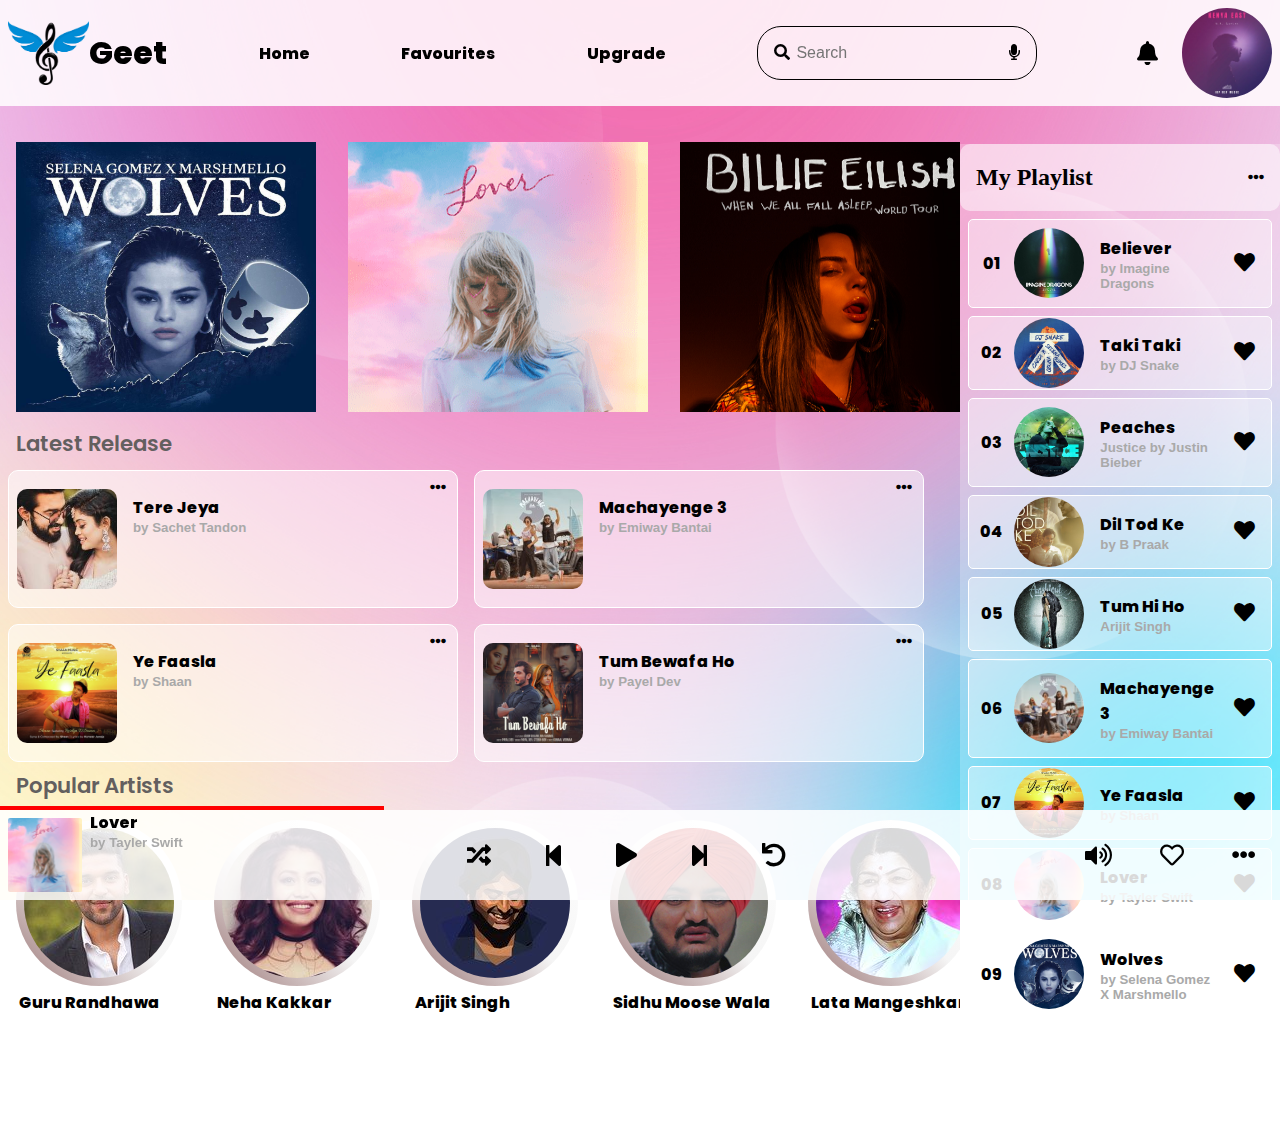
<file: index.html>
<html>
    <head>
        <title>Music Player</title>
        <meta charset="UTF-8">
        <meta name="author" content="Gursimrat Singh Rai">
        <meta name="viewport" content="width=device-width, initial-scale=1.0">
        <link rel="stylesheet" href="https://use.fontawesome.com/releases/v5.5.0/css/all.css" integrity="sha38-B4dIYHKNBc12p+WXckhzcICo0wJAoUBYZTY5qE0Id1GSseTk65+L38lXeVIU" crossorigin="ananymous">
        <link rel="stylesheet" href="https://fonts.googleapis.com/css?family=Poppins:200,300,400,500,600,700,800,900&display=swap|Pacifico">
        <link rel="stylesheet" href="index.css" >
    </head>
    <body>

        <!-- TOP NAVIGATION BAR -->
        <nav>
            <div id="logo-container">
                <div id="logo" >
                    <img src="./images/logo.png" alt="Logo">
                </div>
                <div id="title-name">
                    <h4>Geet</h4>
                </div>
            </div>
        
            <div class="nav-link hide">
                <h4> Home </h4>
            </div>

            <div class="nav-link hide">
                <h4> Favourites</h4>
            </div>
            
            <div class="nav-link hide">
                <h4> Upgrade </h4>
            </div>

            <div id="search"> 
                <i class="fas fa-search"></i>
                <input type="text" name="search" placeholder="Search">
                <i class="fas fa-microphone"></i>
            </div>
           
            <div id="user-container">
                <div id="bell" class="hide">
                    <i class="fas fa-bell"></i>
                </div>

                <div id="user-profile-icon">
                    <img  src="./images/image.jpg" alt="User Profile Image">
                </div>
            </div>
            <div id="menu-icon">
                <i class="fas fa-bars"></i>
            </div>
        </nav>

        <!-- Outermost container which divides into two parts i.e. main and aside -->
        <div id="content-container">
            
            <!-- Main container contains albums,latest,station etc. -->
            <div id="main-container">
                
                <!-- Latest Release Albums -->
                <section id="new-release-albums">
                   <div class="new-albums">
                       <img class="" src="./images/albums/selena-gomez-marshmello(wolves).jpg" alt="album cover">
                   </div>

                   <div class="new-albums">
                       <img  src="./images/albums/lover(tayler swift).png" alt="album cover">
                   </div>

                    <div class="new-albums">
                        <img src="./images/albums/BillieEilish(when we all fall asleep).jpg" alt="album cover">
                    </div> 
                </section>

                <!-- Latest Release Songs -->
                <header id="latest-song-title">
                    Latest Release
                </header>
                
                <section id="latest-songs">
                    
                        <div class='latest-song'>
                            <div class='latest-image'>
                                <img src="./images/latest/Tere-Jeya-Hor-Disda-X-Meera-Ke-Prabhu.jpg" alt="Song Cover">
                                <i class="far fa-play-circle"></i>
                            </div>
                            <div class='latest-name'>
                                <h4>Tere Jeya</h4>
                                <h5>by Sachet Tandon</h5>
                            </div>
                            <div class='dropdown '>
                               
                                <div class="dropbtn">
                                    <i class="fas fa-ellipsis-h"></i>
                                </div>

                                <div class="ls-dropdown">
                                    <a href=""><i class="fas fa-play"></i>Play Now</a>
                                    <a href=""><i class="fas fa-plus"></i>Add to the queue</a>
                                    <a href=""><i class="fas fa-file-medical"></i>Add To Favourites</a>
                                    <a href=""><i class="fas fa-info-circle"></i>Get Info</a>
                                </div>
                            </div>
                        </div>

                        <div class='latest-song'>
                            <div class="latest-image">
                                <img  src="./images/latest/Machayenge-3.jpg" alt="Song Cover">
                                <i class="far fa-play-circle"></i>
                            </div>
                            <div class='latest-name'>
                                <h4>Machayenge 3</h4>
                                <h5>by Emiway Bantai </h5>
                            </div>
                            <div class='dropdown '>
                               
                                <div class="dropbtn">
                                    <i class="fas fa-ellipsis-h"></i>
                                </div>

                                <div class="ls-dropdown">
                                    <a href=""><i class="fas fa-play"></i>Play Now</a>
                                    <a href=""><i class="fas fa-plus"></i>Add to the queue</a>
                                    <a href=""><i class="fas fa-file-medical"></i>Add To Favourites</a>
                                    <a href=""><i class="fas fa-info-circle"></i>Get Info</a>
                                </div>
                            </div>
                        </div>
                        
                        <div class='latest-song '>
                            <div class="latest-image">
                                <img src="./images/latest/Ye-Faasla.jpg" alt="Song Cover">
                                <i class="far fa-play-circle"></i>
                            </div>
                            <div class='latest-name'>
                                <h4>Ye Faasla</h4>
                                <h5>by Shaan</h5>
                            </div>
                            <div class='dropdown '>
                               
                                <div class="dropbtn">
                                    <i class="fas fa-ellipsis-h"></i>
                                </div>

                                <div class="ls-dropdown">
                                    <a href=""><i class="fas fa-play"></i>Play Now</a>
                                    <a href=""><i class="fas fa-plus"></i>Add to the queue</a>
                                    <a href=""><i class="fas fa-file-medical"></i>Add To Favourites</a>
                                    <a href=""><i class="fas fa-info-circle"></i>Get Info</a>
                                </div>
                            </div>
                        </div> 
                        
                        <div class='latest-song '>
                            <div class="latest-image">
                                <img src="./images/latest/Tum-Bewafa-Ho.jpg" alt="Song Cover">
                                <i class="far fa-play-circle"></i>
                            </div>
                            <div class='latest-name'>
                                <h4>Tum Bewafa Ho</h4>
                                <h5>by Payel Dev </h5>
                            </div>
                            <div class='dropdown '>
                               
                                <div class="dropbtn">
                                    <i class="fas fa-ellipsis-h"></i>
                                </div>

                                <div class="ls-dropdown">
                                    <a href=""><i class="fas fa-play"></i>Play Now</a>
                                    <a href=""><i class="fas fa-plus"></i>Add to the queue</a>
                                    <a href=""><i class="fas fa-file-medical"></i>Add To Favourites</a>
                                    <a href=""><i class="fas fa-info-circle"></i>Get Info</a>
                                </div>
                            </div>
                        </div>

                </section>

                <!-- Popular Artists -->
                <header>
                    Popular Artists
                </header>

                <section id="popular-artists-container">

                    <div class=" artist">
                        <div class="artist-image">
                           <img src="./images/artists/guru_randhawa.jpg" alt="Artist Picture">
                           <i class="fas fa-play"></i>
                        </div>
                        <div class="artist-name">
                             <h4> Guru Randhawa </h4>
                        </div>

                    </div>

                    <div class="artist ">
                        <div class="artist-image">
                           <img src="./images/artists/Neha_Kakkar.jpg" alt="Artist Picture">
                           <i class="fas fa-play"></i>
                        </div>
                        <div class="artist-name">
                                <h4>Neha Kakkar</h4>
                        </div>

                    </div>

                    <div class="artist">
                        <div class="artist-image">
                           <img src="./images/artists/Arijit_Singh.jpg" alt="Artist Picture">
                           <i class="fas fa-play"></i>
                        </div>
                        <div class="artist-name">
                            <h4>Arijit Singh</h4>
                        </div>

                    </div>

                    <div class="artist">
                        <div class="artist-image">
                           <img src="./images/artists/Sidhu_Moose_Wala.jpg" alt="Artist Picture">
                           <i class="fas fa-play"></i>
                        </div>
                        <div class="artist-name">
                           <h4>Sidhu Moose Wala</h4> 
                        </div>

                    </div>

                    <div class="artist">
                        <div class="artist-image">
                           <img src="./images/artists/Lata_Mangeshkar.jpg" alt="Artist Picture">
                           <i class="fas fa-play"></i>
                        </div>
                        <div class="artist-name">
                            <h4>Lata Mangeshkar</h4>
                        </div>

                    </div>

                </section>

                <!-- Various Stations/Radio Channels -->
                <header>
                    Stations
                </header>

                <section id='stations'>
                     <div id='stations-logo'>
                          <img class="" src="./images/station.png" alt="Station Category Icon">
                     </div>

                     <div class="station">
                        <img  src="./images/stations/Workout.jpg" alt="Station Category Name">
                        <i class="fas fa-play"></i>
                     </div>

                     <div class="station">
                        <img src="./images/stations/It'sAParty.jpg" alt="Station Category Name">
                        <i class="fas fa-play"></i>
                     </div>

                     <div class="station">
                        <img src="./images/stations/JaiShriKrishna.jpg" alt="Station Category Name">
                        <i class="fas fa-play"></i>
                     </div>

                     <div class="station">
                        <img src="./images/stations/FeelingSad.jpg" alt="Station Category Name">
                        <i class="fas fa-play"></i>
                     </div>

                </section>

                <!-- Different Category -->
                <section id="category-container">

                    <div class="category">
                        <img src="./images/category/party.jpg" alt=" Category Name">
                        <h3>
                              Party
                        </h3>
                    </div>

                    <div class="category">
                        <img src="./images/category/electronic.jfif" alt=" Category Name">
                        <h3>
                              Electronic
                        </h3>
                    </div>

                    <div class="category">
                        <img src="./images/category/roadtrip.jpg" alt=" Category Name">
                        <h3>
                              Road Trip
                        </h3>
                    </div>


                </section>

                <!-- Latest Release English Songs -->
                <header>
                    Latest English
                </header>

                <section id="english-songs">

                    <div class="english-song">

                        <div class="english-image">
                            <img src="./images/english/Justice.jpg" alt="Song Cover">
        
                            <i class="fas fa-play"></i>
                        </div>

                        <div>
                            <h4>Justice</h4>
                            <h5>by Justin Bieber</h5>    
                        </div>
                    
                    </div>

                    <div class="english-song">

                        <div class="english-image">
                            <img src="./images/english/Faded.jpg" alt="Song Cover">
                            <i class="fas fa-play"></i>
                        </div>

                        <div>
                            <h4>Faded</h4>
                            <h5>by Alan Walker</h5>    
                        </div>

                            
                    </div>

                    <div class="english-song">

                        <div class="english-image">
                            <img src="./images/english/Memories.jpg" alt="Song Cover">
        
                            <i class="fas fa-play"></i>
                        </div>
                        <div>
                            <h4>Memories</h4>
                            <h5>by Maroon 5</h5>
                        </div>

                    </div>

                    <div class="english-song ">

                        <div class='english-image'>
                            <img src="./images/english/Taki-Taki.jpg" alt="Song Cover">
        
                            <i class="fas fa-play"></i>
                        </div>
                        <div>
                            <h4>Taki Taki</h4>
                            <h5>by DJ Snake</h5>
                        </div>

                    </div>

                    <div class="english-song">

                        <div class='english-image'>
                            <img src="./images/english/Evolve.jpg" alt="Song Cover">
        
                            <i class="fas fa-play"></i>
                        </div>
                        <div>
                            <h4>Believer</h4>
                            <h5>by Imagine Dragons</h5>
                        </div>

                    </div>
        
                </section>

                <!-- Latest Release Hindi Songs -->
                <header>
                    Latest Hindi
                </header>

                <section id="hindi-songs">

                    <div class="hindi-song">

                        <div class='hindi-image'>
                            <img src="./images/hindi/Tera-Suit.jpg" alt="Song Cover">
        
                            <i class="fas fa-play"></i>
                        </div>
                        <div>
                            <h4>Tera Suit</h4>
                            <h5> by Tony Kakkar</h5>
                        </div>

                    </div>

                    <div class="hindi-song">

                        <div class='hindi-image'>
                            <img src="./images/hindi/Mazaa.jpg" alt="Song Cover">
        
                            <i class="fas fa-play"></i>
                        </div>
                        <div>
                            <h4>Mazaa</h4>
                            <h5> by B Praak</h5>
                        </div>

                    </div>
                    
                    <div class="hindi-song">

                        <div class='hindi-image'>
                            <img src="./images/hindi/Aashiqui-2.jpg" alt="Song Cover">
        
                            <i class="fas fa-play"></i>
                        </div>
                        <div>
                            <h4>Tum Hi Ho</h4>
                            <h5> by Arijit Singh</h5>
                        </div>

                    </div>

                    <div class="hindi-song mh-1r">

                        <div class='hindi-image'>
                            <img src="./images/hindi/Genda-Phool.jpg" alt="Song Cover">
        
                            <i class="fas fa-play"></i>
                        </div>
                        <div>
                            <h4>Genda Phool</h4>
                            <h5>by Badshah </h5>
                        </div>

                    </div>

                    <div class="hindi-song">

                        <div class='hindi-image'>
                            <img src="./images/hindi/Dil-Tod-Ke.jpg" alt="Song Cover">
        
                            <i class="fas fa-play"></i>
                        </div>
                        <div>
                            <h4>Dil Tod Ke</h4>
                            <h5>by B Praak</h5>
                        </div>

                    </div>
        
                </section>
        
            </div>
            
            <!-- Aside Section for Playlist/Favourites -->
            <aside>
                <div id='aside-nav'>
                    <div id='aside-title'>
                        <h2>My Playlist</h2>
                    </div>
                    <div class='dropdown '>
                        <div class="dropbtn">
                            <i class="fas fa-ellipsis-h"></i></label>
                        </div>
                         <div class="ls-dropdown">
                            <a href="">My Playlist</a>
                            <a href="">Favourites</a>
                        </div>
                    </div>
                </div>

                <div class='list'>
        
                    <div class='serial'>
                        <h4>
                            01
                        </h4>
                    </div>

                    <div class="list-image">
                        <img  src="./images/english/Evolve.jpg" alt="Song Cover">
                        <i class="far fa-play-circle"></i>
                    </div>
                    
                    <div class="list-name">
                        <h4>Believer</h4>
                        <h5>by Imagine Dragons</h5>
                    </div>
    
                    <div class=".list-icon">
                        <i class="fas fa-heart"></i>
                    </div>
    
                </div>

                <div class='list'>
        
                    <div class='serial'>
                        <h4>
                            02
                        </h4>
                    </div>

                    <div class="list-image">
                        <img  src="./images/english/Taki-Taki.jpg" alt="Song Cover">
                        <i class="far fa-play-circle"></i>
                    </div>
                    
                    <div class="list-name">
                        <h4>Taki Taki</h4>
                        <h5>by DJ Snake</h5>
                    </div>
    
                    <div class="list-icon">
                        <i class="fas fa-heart"></i>
                    </div>
    
                </div>
                
                <div class='list'>
        
                    <div class='serial'>
                        <h4>
                            03
                        </h4>
                    </div>

                    <div class="list-image">
                        <img src="./images/english/Justice.jpg" alt="Song Cover">
                        <i class="far fa-play-circle"></i>
                    </div>
                    
                    <div class="list-name">
                        <h4>Peaches</h4>
                        <h5>Justice by Justin Bieber</h5>
                    </div>
    
                    <div class="list-icon">
                        <i class="fas fa-heart"></i>
                    </div>
    
                </div>
                
                <div class='list'>
        
                    <div class='serial'>
                        <h4>
                            04
                        </h4>
                    </div>

                    <div class="list-image">
                        <img src="./images/hindi/Dil-Tod-Ke.jpg" alt="Song Cover">
                        <i class="far fa-play-circle"></i>
                    </div>
                    
                    <div class="list-name">
                        <h4>Dil Tod Ke</h4>
                        <h5>by B Praak</h5>
                    </div>
    
                    <div class=" list-icon">
                        <i class="fas fa-heart"></i>
                    </div>
    
                </div>
                
                <div class='list'>
        
                    <div class='serial'>
                        <h4>
                            05
                        </h4>
                    </div>

                    <div class="list-image">
                        <img src="./images/hindi/Aashiqui-2.jpg" alt="Song Cover">
                        <i class="far fa-play-circle"></i>
                    </div>
                    
                    <div class="list-name">
                        <h4>Tum Hi Ho</h4>
                        <h5>Arijit Singh</h5>
                    </div>
    
                    <div class="list-icon">
                        <i class="fas fa-heart"></i>
                    </div>
    
                </div>
                
                <div class='list'>
        
                    <div class='serial'>
                        <h4>
                            06
                        </h4>
                    </div>

                    <div class="list-image">
                        <img src="./images/latest/Machayenge-3.jpg" alt="Song Cover">
                        <i class="far fa-play-circle"></i>
                    </div>
                    
                    <div class="list-name">
                        <h4>Machayenge 3</h4>
                        <h5>by Emiway Bantai</h5>
                    </div>
    
                    <div class="list-icon">
                        <i class="fas fa-heart"></i>
                    </div>
    
                </div>
                
                <div class='list'>
        
                    <div class='serial'>
                        <h4>
                            07
                        </h4>
                    </div>

                    <div class="list-image">
                        <img src="./images/latest/Ye-Faasla.jpg" alt="Song Cover">
                        <i class="far fa-play-circle"></i>
                    </div>
                    
                    <div class="list-name">
                        <h4>Ye Faasla</h4>
                        <h5>by Shaan</h5>
                    </div>
    
                    <div class="list-icon">
                        <i class="fas fa-heart"></i>
                    </div>
    
                </div>
                
                <div class='list'>
        
                    <div class='serial'>
                        <h4>
                            08
                        </h4>
                    </div>

                    <div class="list-image">
                        <img src="./images/albums/lover(tayler swift).png" alt="Song Cover">
                        <i class="far fa-play-circle"></i>
                    </div>
                    
                    <div class="list-name">
                        <h4>Lover</h4>
                        <h5>by Tayler Swift</h5>
                    </div>
    
                    <div class="list-icon">
                        <i class="fas fa-heart"></i>
                    </div>
    
                </div>
                
                <div class='list'>
        
                    <div class='serial'>
                        <h4>
                            09
                        </h4>
                    </div>

                    <div class="list-image">
                        <img src="./images/albums/selena-gomez-marshmello(wolves).jpg" alt="Song Cover">
                        <i class="far fa-play-circle"></i>
                    </div>
                    
                    <div class="list-name">
                        <h4>Wolves</h4>
                        <h5>by Selena Gomez X Marshmello</h5>
                    </div>
    
                    <div class="heart-icon">
                        <i class="fas fa-heart"></i>
                    </div>
    
                </div>

            </aside>

        </div>

        <!-- Bottom Music Player Container -->

        <footer id='play-container'>

            <div id="bar"></div>

             <div id='play-image-container'>
                <div id='play-image'>
                    <div >
                        <img src="./images/albums/lover(tayler swift).png" alt="Song Cover">
                    </div>
                    <div id='play-name'>
                        <h4>Lover</h4>
                        <h5>by Tayler Swift</h5>
                    </div>
                </div>

                <div id='play-icon'>
                    <i class="fas fa-random hide"></i>
                    <i class="fas fa-step-backward hide"></i>
                    <i class="fas fa-play"></i>
                    <i class="fas fa-step-forward hide"></i>
                    <i class="fas fa-undo hide"></i>
                </div>
                <div id='sound-icon' class='hide'>
                    <i class="fas fa-volume-up"></i>
                    <i class="far fa-heart "></i>
                    <i class="fas fa-ellipsis-h"></i>
                </div>
            
            </div>
        </footer>
        
    </body>
</html>
</file>
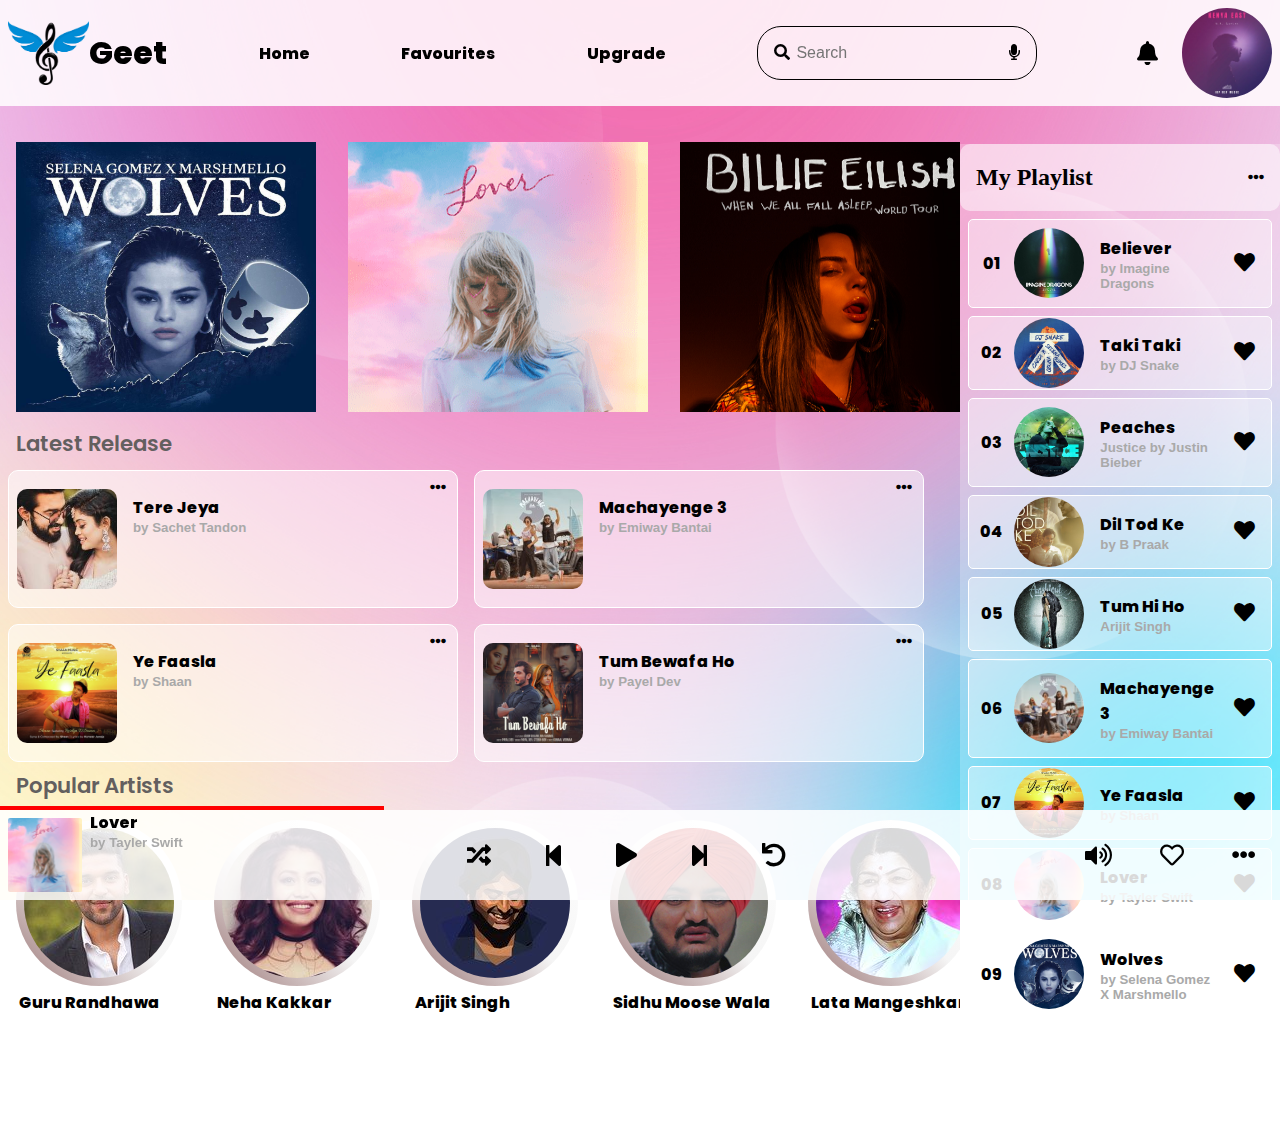
<file: home/home.html>
<html>
    <head>
        <title>Music Player</title>
        <meta charset="UTF-8">
        <meta name="author" content="Gursimrat Singh Rai">
        <meta name="viewport" content="width=device-width, initial-scale=1.0">
        <link rel="stylesheet" href="https://use.fontawesome.com/releases/v5.5.0/css/all.css" integrity="sha38-B4dIYHKNBc12p+WXckhzcICo0wJAoUBYZTY5qE0Id1GSseTk65+L38lXeVIU" crossorigin="ananymous">
        <link rel="stylesheet" href="https://fonts.googleapis.com/css?family=Poppins:200,300,400,500,600,700,800,900&display=swap|Pacifico">
        <link rel="stylesheet" href="home.css" >
    </head>
    <body>

        <!-- TOP NAVIGATION BAR -->
        <nav>
            <div id="logo-container">
                <div id="logo" >
                    <img src="../logo.png" alt="Logo">
                </div>
                <div id="title-name">
                    <h4>Geet</h4>
                </div>
            </div>
        
            <div class="nav-link hide">
                <h4> Home </h4>
            </div>

            <div class="nav-link hide">
                <h4> Favourites</h4>
            </div>
            
            <div class="nav-link hide">
                <h4> Upgrade </h4>
            </div>

            <div id="search"> 
                <i class="fas fa-search"></i>
                <input type="text" name="search" placeholder="Search">
                <i class="fas fa-microphone"></i>
            </div>
           
            <div id="user-container">
                <div id="bell" class="hide">
                    <i class="fas fa-bell"></i>
                </div>

                <div id="user-profile-icon">
                    <img  src="../image.jpg" alt="User Profile Image">
                </div>
            </div>
            <div id="menu-icon">
                <i class="fas fa-bars"></i>
            </div>
        </nav>

        <!-- Outermost container which divides into two parts i.e. main and aside -->
        <div id="content-container">
            
            <!-- Main container contains albums,latest,station etc. -->
            <div id="main-container">
                
                <!-- Latest Release Albums -->
                <section id="new-release-albums">
                   <div class="new-albums">
                       <img class="" src="../images/albums/selena-gomez-marshmello(wolves).jpg" alt="album cover">
                   </div>

                   <div class="new-albums">
                       <img  src="../images/albums/lover(tayler swift).png" alt="album cover">
                   </div>

                    <div class="new-albums">
                        <img src="../images/albums/BillieEilish(when we all fall asleep).jpg" alt="album cover">
                    </div> 
                </section>

                <!-- Latest Release Songs -->
                <header id="latest-song-title">
                    Latest Release
                </header>
                
                <section id="latest-songs">
                    
                        <div class='latest-song'>
                            <div class='latest-image'>
                                <img src="../images/latest/Tere-Jeya-Hor-Disda-X-Meera-Ke-Prabhu.jpg" alt="Song Cover">
                                <i class="far fa-play-circle"></i>
                            </div>
                            <div class='latest-name'>
                                <h4>Tere Jeya</h4>
                                <h5>by Sachet Tandon</h5>
                            </div>
                            <div class='dropdown '>
                               
                                <div class="dropbtn">
                                    <i class="fas fa-ellipsis-h"></i>
                                </div>

                                <div class="ls-dropdown">
                                    <a href=""><i class="fas fa-play"></i>Play Now</a>
                                    <a href=""><i class="fas fa-plus"></i>Add to the queue</a>
                                    <a href=""><i class="fas fa-file-medical"></i>Add To Favourites</a>
                                    <a href=""><i class="fas fa-info-circle"></i>Get Info</a>
                                </div>
                            </div>
                        </div>

                        <div class='latest-song'>
                            <div class="latest-image">
                                <img  src="../images/latest/Machayenge-3.jpg" alt="Song Cover">
                                <i class="far fa-play-circle"></i>
                            </div>
                            <div class='latest-name'>
                                <h4>Machayenge 3</h4>
                                <h5>by Emiway Bantai </h5>
                            </div>
                            <div class='dropdown '>
                               
                                <div class="dropbtn">
                                    <i class="fas fa-ellipsis-h"></i>
                                </div>

                                <div class="ls-dropdown">
                                    <a href=""><i class="fas fa-play"></i>Play Now</a>
                                    <a href=""><i class="fas fa-plus"></i>Add to the queue</a>
                                    <a href=""><i class="fas fa-file-medical"></i>Add To Favourites</a>
                                    <a href=""><i class="fas fa-info-circle"></i>Get Info</a>
                                </div>
                            </div>
                        </div>
                        
                        <div class='latest-song '>
                            <div class="latest-image">
                                <img src="../images/latest/Ye-Faasla.jpg" alt="Song Cover">
                                <i class="far fa-play-circle"></i>
                            </div>
                            <div class='latest-name'>
                                <h4>Ye Faasla</h4>
                                <h5>by Shaan</h5>
                            </div>
                            <div class='dropdown '>
                               
                                <div class="dropbtn">
                                    <i class="fas fa-ellipsis-h"></i>
                                </div>

                                <div class="ls-dropdown">
                                    <a href=""><i class="fas fa-play"></i>Play Now</a>
                                    <a href=""><i class="fas fa-plus"></i>Add to the queue</a>
                                    <a href=""><i class="fas fa-file-medical"></i>Add To Favourites</a>
                                    <a href=""><i class="fas fa-info-circle"></i>Get Info</a>
                                </div>
                            </div>
                        </div> 
                        
                        <div class='latest-song '>
                            <div class="latest-image">
                                <img src="../images/latest/Tum-Bewafa-Ho.jpg" alt="Song Cover">
                                <i class="far fa-play-circle"></i>
                            </div>
                            <div class='latest-name'>
                                <h4>Tum Bewafa Ho</h4>
                                <h5>by Payel Dev </h5>
                            </div>
                            <div class='dropdown '>
                               
                                <div class="dropbtn">
                                    <i class="fas fa-ellipsis-h"></i>
                                </div>

                                <div class="ls-dropdown">
                                    <a href=""><i class="fas fa-play"></i>Play Now</a>
                                    <a href=""><i class="fas fa-plus"></i>Add to the queue</a>
                                    <a href=""><i class="fas fa-file-medical"></i>Add To Favourites</a>
                                    <a href=""><i class="fas fa-info-circle"></i>Get Info</a>
                                </div>
                            </div>
                        </div>

                </section>

                <!-- Popular Artists -->
                <header>
                    Popular Artists
                </header>

                <section id="popular-artists-container">

                    <div class=" artist">
                        <div class="artist-image">
                           <img src="../images/artists/guru_randhawa.jpg" alt="Artist Picture">
                           <i class="fas fa-play"></i>
                        </div>
                        <div class="artist-name">
                             <h4> Guru Randhawa </h4>
                        </div>

                    </div>

                    <div class="artist ">
                        <div class="artist-image">
                           <img src="../images/artists/Neha_Kakkar.jpg" alt="Artist Picture">
                           <i class="fas fa-play"></i>
                        </div>
                        <div class="artist-name">
                                <h4>Neha Kakkar</h4>
                        </div>

                    </div>

                    <div class="artist">
                        <div class="artist-image">
                           <img src="../images/artists/Arijit_Singh.jpg" alt="Artist Picture">
                           <i class="fas fa-play"></i>
                        </div>
                        <div class="artist-name">
                            <h4>Arijit Singh</h4>
                        </div>

                    </div>

                    <div class="artist">
                        <div class="artist-image">
                           <img src="../images/artists/Sidhu_Moose_Wala.jpg" alt="Artist Picture">
                           <i class="fas fa-play"></i>
                        </div>
                        <div class="artist-name">
                           <h4>Sidhu Moose Wala</h4> 
                        </div>

                    </div>

                    <div class="artist">
                        <div class="artist-image">
                           <img src="../images/artists/Lata_Mangeshkar.jpg" alt="Artist Picture">
                           <i class="fas fa-play"></i>
                        </div>
                        <div class="artist-name">
                            <h4>Lata Mangeshkar</h4>
                        </div>

                    </div>

                </section>

                <!-- Various Stations/Radio Channels -->
                <header>
                    Stations
                </header>

                <section id='stations'>
                     <div id='stations-logo'>
                          <img class="" src="../station.png" alt="Station Category Icon">
                     </div>

                     <div class="station">
                        <img  src="../images/stations/Workout.jpg" alt="Station Category Name">
                        <i class="fas fa-play"></i>
                     </div>

                     <div class="station">
                        <img src="../images/stations/It'sAParty.jpg" alt="Station Category Name">
                        <i class="fas fa-play"></i>
                     </div>

                     <div class="station">
                        <img src="../images/stations/JaiShriKrishna.jpg" alt="Station Category Name">
                        <i class="fas fa-play"></i>
                     </div>

                     <div class="station">
                        <img src="../images/stations/FeelingSad.jpg" alt="Station Category Name">
                        <i class="fas fa-play"></i>
                     </div>

                </section>

                <!-- Different Category -->
                <section id="category-container">

                    <div class="category">
                        <img src="../images/category/party.jpg" alt=" Category Name">
                        <h3>
                              Party
                        </h3>
                    </div>

                    <div class="category">
                        <img src="../images/category/electronic.jfif" alt=" Category Name">
                        <h3>
                              Electronic
                        </h3>
                    </div>

                    <div class="category">
                        <img src="../images/category/roadtrip.jpg" alt=" Category Name">
                        <h3>
                              Road Trip
                        </h3>
                    </div>


                </section>

                <!-- Latest Release English Songs -->
                <header>
                    Latest English
                </header>

                <section id="english-songs">

                    <div class="english-song">

                        <div class="english-image">
                            <img src="../images/english/Justice.jpg" alt="Song Cover">
        
                            <i class="fas fa-play"></i>
                        </div>

                        <div>
                            <h4>Justice</h4>
                            <h5>by Justin Bieber</h5>    
                        </div>
                    
                    </div>

                    <div class="english-song">

                        <div class="english-image">
                            <img src="../images/english/Faded.jpg" alt="Song Cover">
                            <i class="fas fa-play"></i>
                        </div>

                        <div>
                            <h4>Faded</h4>
                            <h5>by Alan Walker</h5>    
                        </div>

                            
                    </div>

                    <div class="english-song">

                        <div class="english-image">
                            <img src="../images/english/Memories.jpg" alt="Song Cover">
        
                            <i class="fas fa-play"></i>
                        </div>
                        <div>
                            <h4>Memories</h4>
                            <h5>by Maroon 5</h5>
                        </div>

                    </div>

                    <div class="english-song ">

                        <div class='english-image'>
                            <img src="../images/english/Taki-Taki.jpg" alt="Song Cover">
        
                            <i class="fas fa-play"></i>
                        </div>
                        <div>
                            <h4>Taki Taki</h4>
                            <h5>by DJ Snake</h5>
                        </div>

                    </div>

                    <div class="english-song">

                        <div class='english-image'>
                            <img src="../images/english/Evolve.jpg" alt="Song Cover">
        
                            <i class="fas fa-play"></i>
                        </div>
                        <div>
                            <h4>Believer</h4>
                            <h5>by Imagine Dragons</h5>
                        </div>

                    </div>
        
                </section>

                <!-- Latest Release Hindi Songs -->
                <header>
                    Latest Hindi
                </header>

                <section id="hindi-songs">

                    <div class="hindi-song">

                        <div class='hindi-image'>
                            <img src="../images/hindi/Tera-Suit.jpg" alt="Song Cover">
        
                            <i class="fas fa-play"></i>
                        </div>
                        <div>
                            <h4>Tera Suit</h4>
                            <h5> by Tony Kakkar</h5>
                        </div>

                    </div>

                    <div class="hindi-song">

                        <div class='hindi-image'>
                            <img src="../images/hindi/Mazaa.jpg" alt="Song Cover">
        
                            <i class="fas fa-play"></i>
                        </div>
                        <div>
                            <h4>Mazaa</h4>
                            <h5> by B Praak</h5>
                        </div>

                    </div>
                    
                    <div class="hindi-song">

                        <div class='hindi-image'>
                            <img src="../images/hindi/Aashiqui-2.jpg" alt="Song Cover">
        
                            <i class="fas fa-play"></i>
                        </div>
                        <div>
                            <h4>Tum Hi Ho</h4>
                            <h5> by Arijit Singh</h5>
                        </div>

                    </div>

                    <div class="hindi-song mh-1r">

                        <div class='hindi-image'>
                            <img src="../images/hindi/Genda-Phool.jpg" alt="Song Cover">
        
                            <i class="fas fa-play"></i>
                        </div>
                        <div>
                            <h4>Genda Phool</h4>
                            <h5>by Badshah </h5>
                        </div>

                    </div>

                    <div class="hindi-song">

                        <div class='hindi-image'>
                            <img src="../images/hindi/Dil-Tod-Ke.jpg" alt="Song Cover">
        
                            <i class="fas fa-play"></i>
                        </div>
                        <div>
                            <h4>Dil Tod Ke</h4>
                            <h5>by B Praak</h5>
                        </div>

                    </div>
        
                </section>
        
            </div>
            
            <!-- Aside Section for Playlist/Favourites -->
            <aside>
                <div id='aside-nav'>
                    <div id='aside-title'>
                        <h2>My Playlist</h2>
                    </div>
                    <div class='dropdown '>
                        <div class="dropbtn">
                            <i class="fas fa-ellipsis-h"></i></label>
                        </div>
                         <div class="ls-dropdown">
                            <a href="">My Playlist</a>
                            <a href="">Favourites</a>
                        </div>
                    </div>
                </div>

                <div class='list'>
        
                    <div class='serial'>
                        <h4>
                            01
                        </h4>
                    </div>

                    <div class="list-image">
                        <img  src="../images/english/Evolve.jpg" alt="Song Cover">
                        <i class="far fa-play-circle"></i>
                    </div>
                    
                    <div class="list-name">
                        <h4>Believer</h4>
                        <h5>by Imagine Dragons</h5>
                    </div>
    
                    <div class=".list-icon">
                        <i class="fas fa-heart"></i>
                    </div>
    
                </div>

                <div class='list'>
        
                    <div class='serial'>
                        <h4>
                            02
                        </h4>
                    </div>

                    <div class="list-image">
                        <img  src="../images/english/Taki-Taki.jpg" alt="Song Cover">
                        <i class="far fa-play-circle"></i>
                    </div>
                    
                    <div class="list-name">
                        <h4>Taki Taki</h4>
                        <h5>by DJ Snake</h5>
                    </div>
    
                    <div class="list-icon">
                        <i class="fas fa-heart"></i>
                    </div>
    
                </div>
                
                <div class='list'>
        
                    <div class='serial'>
                        <h4>
                            03
                        </h4>
                    </div>

                    <div class="list-image">
                        <img src="../images/english/Justice.jpg" alt="Song Cover">
                        <i class="far fa-play-circle"></i>
                    </div>
                    
                    <div class="list-name">
                        <h4>Peaches</h4>
                        <h5>Justice by Justin Bieber</h5>
                    </div>
    
                    <div class="list-icon">
                        <i class="fas fa-heart"></i>
                    </div>
    
                </div>
                
                <div class='list'>
        
                    <div class='serial'>
                        <h4>
                            04
                        </h4>
                    </div>

                    <div class="list-image">
                        <img src="../images/hindi/Dil-Tod-Ke.jpg" alt="Song Cover">
                        <i class="far fa-play-circle"></i>
                    </div>
                    
                    <div class="list-name">
                        <h4>Dil Tod Ke</h4>
                        <h5>by B Praak</h5>
                    </div>
    
                    <div class=" list-icon">
                        <i class="fas fa-heart"></i>
                    </div>
    
                </div>
                
                <div class='list'>
        
                    <div class='serial'>
                        <h4>
                            05
                        </h4>
                    </div>

                    <div class="list-image">
                        <img src="../images/hindi/Aashiqui-2.jpg" alt="Song Cover">
                        <i class="far fa-play-circle"></i>
                    </div>
                    
                    <div class="list-name">
                        <h4>Tum Hi Ho</h4>
                        <h5>Arijit Singh</h5>
                    </div>
    
                    <div class="list-icon">
                        <i class="fas fa-heart"></i>
                    </div>
    
                </div>
                
                <div class='list'>
        
                    <div class='serial'>
                        <h4>
                            06
                        </h4>
                    </div>

                    <div class="list-image">
                        <img src="../images/latest/Machayenge-3.jpg" alt="Song Cover">
                        <i class="far fa-play-circle"></i>
                    </div>
                    
                    <div class="list-name">
                        <h4>Machayenge 3</h4>
                        <h5>by Emiway Bantai</h5>
                    </div>
    
                    <div class="list-icon">
                        <i class="fas fa-heart"></i>
                    </div>
    
                </div>
                
                <div class='list'>
        
                    <div class='serial'>
                        <h4>
                            07
                        </h4>
                    </div>

                    <div class="list-image">
                        <img src="../images/latest/Ye-Faasla.jpg" alt="Song Cover">
                        <i class="far fa-play-circle"></i>
                    </div>
                    
                    <div class="list-name">
                        <h4>Ye Faasla</h4>
                        <h5>by Shaan</h5>
                    </div>
    
                    <div class="list-icon">
                        <i class="fas fa-heart"></i>
                    </div>
    
                </div>
                
                <div class='list'>
        
                    <div class='serial'>
                        <h4>
                            08
                        </h4>
                    </div>

                    <div class="list-image">
                        <img src="../images/albums/lover(tayler swift).png" alt="Song Cover">
                        <i class="far fa-play-circle"></i>
                    </div>
                    
                    <div class="list-name">
                        <h4>Lover</h4>
                        <h5>by Tayler Swift</h5>
                    </div>
    
                    <div class="list-icon">
                        <i class="fas fa-heart"></i>
                    </div>
    
                </div>
                
                <div class='list'>
        
                    <div class='serial'>
                        <h4>
                            09
                        </h4>
                    </div>

                    <div class="list-image">
                        <img src="../images/albums/selena-gomez-marshmello(wolves).jpg" alt="Song Cover">
                        <i class="far fa-play-circle"></i>
                    </div>
                    
                    <div class="list-name">
                        <h4>Wolves</h4>
                        <h5>by Selena Gomez X Marshmello</h5>
                    </div>
    
                    <div class="heart-icon">
                        <i class="fas fa-heart"></i>
                    </div>
    
                </div>

            </aside>

        </div>

        <!-- Bottom Music Player Container -->

        <footer id='play-container'>

            <div id="bar"></div>

             <div id='play-image-container'>
                <div id='play-image'>
                    <div >
                        <img src="../images/albums/lover(tayler swift).png" alt="Song Cover">
                    </div>
                    <div id='play-name'>
                        <h4>Lover</h4>
                        <h5>by Tayler Swift</h5>
                    </div>
                </div>

                <div id='play-icon'>
                    <i class="fas fa-random hide"></i>
                    <i class="fas fa-step-backward hide"></i>
                    <i class="fas fa-play"></i>
                    <i class="fas fa-step-forward hide"></i>
                    <i class="fas fa-undo hide"></i>
                </div>
                <div id='sound-icon' class='hide'>
                    <i class="fas fa-volume-up"></i>
                    <i class="far fa-heart "></i>
                    <i class="fas fa-ellipsis-h"></i>
                </div>
            
            </div>
        </footer>
        
    </body>
</html>
</file>
<file: index.css>
:root{
  --bg-nav:rgba(255,255,255,0.85);
  --bg-latest:rgba(255,255,255,0.5);
  --bg-english:rgba(255,255,255,0.5);
  --bg-hinde:rgba(255,255,255,0.5);
  --bg-queue:rgba(255,255,255,0.25);
  --bg-queue-header:rgba(255,255,255,0.5);
  --bg-queue-list:rgba(255,255,255,0.4);
  --bg-user:transparent;
  --text-color:black;
  --bg-dropdown:rgba(255,255,255,0.9);
  --dropdown-text:black;
  --dropdown-hover:whitesmoke;
  --search-border:black;
  --heart-hover:red;
  --bg-play:rgba(255,255,255,0.85);
}

/***************************** BODY *****************************/
html{
    color:white;
    color:var(--text-color);
}

h4{
    margin:0px;
    font-weight: 800;
    font-family:Poppins,Lato,sans-serif;
}

h5{
    margin:0px;
    font-family: Pacifico,sans-serif,Lato;
    font-weight: 900;
    color:#a9a9a9;
}
header{
    color:rgb(99, 95, 95);
    font-family:Poppins;
    font-size: 1.33333rem;
    font-weight: 600;
    margin-left:1rem;
    margin-bottom: 0.2rem;
}
body{
    margin:0px;
    padding:0px;
    background-image:url('./images/bg2.jpg');
    background-size: cover;
    background-position: center;
    background-attachment: fixed;
    background-color: darkblue;
    background-color:var(--bg-body);
}

/***************************** NAV-MENU ************************/

nav{
    display:flex;
    position: fixed;
    top:0px;
    z-index: 100;
    width: 100%;
    font-weight: 800;
    padding:0.5rem;
    max-height: 10vh;
    background-color: rgb(100, 20, 240);
    background-color: var(--bg-nav);
    justify-content: space-between;
    align-items: center;

}

#logo-container{
    display: flex;
    align-items: center;
}
#logo-container #logo img{
    max-height:4rem;
}
#title-name h4{
    font-size: 2rem;
}
.nav-link:hover{
    border-bottom: 2px solid red;
}
#search{
    display:none;
    padding:1rem;
    border-radius: 24px;
    border:1px solid;
    border-color: white;
    border-color:var(--search-border);
}
#search input{
    font-size: 1rem;
    line-height: 1rem;
    border:transparent;
    background-color:transparent;
}

#search input:focus{
    outline:none;
}
#user-container{
    display: flex;
    align-items: center;
}
#user-profile-icon{
    display:none;
}
#user-container i{
    padding:0rem 0.5rem;
    font-size: 1.5rem;
}
#user-profile-icon img{
    padding:0rem 1rem;
    border-radius: 50%;
    max-height: 10vh;
    max-width: 100px;
}
#menu-icon{
    font-size:2rem;
    padding:0px 2rem;
}
/***************** CONTENT CONTAINER BOX **********************/
#content-container{
    display: flex;
    margin-top: 14vh;
  
}
/* Hide scrollbar for IE, Edge and Firefox */
#main-container {
  
    background-color: var(--bg-main);
    height: 100vh;
    overflow-y: scroll;
    -ms-overflow-style: none;  /* IE and Edge */
    scrollbar-width: none;  /* Firefox */
}

/* Hide scrollbar for Chrome, Safari and Opera */
#main-container::-webkit-scrollbar {
    display: none;
}  

/************************** ALBUMS ***************************/
.new-albums {
    padding:1rem;
    /* display: inline-block; */
}
  
.new-albums img {
    min-width:300px;
    min-height: 200px;
    max-height:30vh;
}
.new-albums:hover img{
    border:1px solid white;
    box-shadow: 0px 0px 6px 4px white;
    transform: scale(1.1);

}
  
/***************************LATEST SONGS***********************/

.latest-song{
    display:flex;
    width:45%;
    min-width:300px;
    min-height: 120px;
    word-break:break-all;
    padding:0.5rem;
    margin:0.5rem;
    border:1px solid white;
    background-color: rgb(13, 13, 114);
    background-color: var(--bg-latest);
    box-shadow: 0 15px 35px rgba(255,255,255,0.05);
    border-radius:10px;
}

.latest-image{
    display: flex;
    justify-content: center;
    align-items: center;
    position: relative;
}
.latest-image img{
    border-radius: 10px;
    max-width:100px;
    max-height: 20vh;
}

.latest-image i{
    position: absolute;
    transition: 1s, filter 0.5s ease-in-out;
    opacity: 0;
    font-size: 2rem;
    color:white;
    filter: brightness(0%);
}

.latest-image:hover img{
    filter: brightness(60%);
}

.latest-image:hover i{
    opacity: 1;
    filter: brightness(100%);

}

.latest-name{
    width:65%;
    padding:1rem;
}

.dropdown{
    color:white;
    color:var(--text-color);
    position:relative;
}

.dropbtn:hover + .ls-dropdown{
    display:block;
} 

.ls-dropdown{
    display:none;
    width:180px;
    background-color:rgb(36, 9, 160);
    background-color: var(--bg-dropdown);
    position:absolute;
    right:0px;
}

.ls-dropdown:hover{
    display:block;
}

.ls-dropdown a{
    display:block;
    color:whitesmoke;
    color:var(--dropdown-text);
    border-bottom:1px solid whitesmoke;
    text-decoration: none;
    margin:0px;
    padding:2px;
}
.ls-dropdown a:last-child{
    border-bottom:1px solid transparent;
}
.ls-dropdown a:hover{
    background-color: rgb(84, 84, 85);
    background-color: var(--dropdown-hover);
}
.ls-dropdown a i{
    padding:0px 10px;
    color:black;
}

/************************ POPULAR ARTIST *********************/
.artist{
    /* min-width: 100px; */
    /* width:15%; */
    padding:1rem;
    /* max-height:fit-content; */
}
.artist-image{
    font-size: 2rem;
    display: flex;
    align-items: center;
    justify-content: center;

}
.artist-image img{
    border-radius: 50%;
    /* max-height: 25vh; */
    position:relative;
    transition: 1s, filter 0.5s ease-in-out;
    transform-origin: center center;
    filter: brightness(100%);
    background-image: linear-gradient(to left bottom,white,whitesmoke,#997474);
    padding:0.5rem;
    border-radius: 50%;

}
.artist-name{
    font-size: 2rem;
    font-family: Poppins,sans-serif;
    font-size:1rem;
    padding: 0.2rem;
    justify-content: center;
}

.artist-image i{
    position:absolute;
    transition: 1s, filter 0.5s ease-in-out;
    opacity: 0;
    color:white;
    filter: brightness(0%);
}
.artist-image:hover img{
    filter: brightness(60%);
}
.artist-image:hover i{
    opacity: 1;
    filter: brightness(100%);
}

/*************************** STATIONS *************************/

#stations-logo img{
    max-width:200px;
    max-height: 25vh;
 }
 
 .station{
    position: relative;
    display: flex;
    justify-content: center;
    align-items: center;
    margin:0rem 1rem;
    background-image: linear-gradient(to left bottom,white,whitesmoke,#997474);
    padding:0.5rem;
    border-radius: 50%;
}

.station img{
    border-radius:50%;
}
.station i{
    font-size:2rem;
    position:absolute;
    transition: 1s, filter 0.5s ease-in-out;
    opacity: 0;
    color:white;
    filter: brightness(0%);
}
.station:hover img{
    filter: brightness(60%);
}
.station:hover i{
    opacity: 1;
    filter: brightness(100%);
}

/**************************** CATEGORY ***********************/

/* The Image container */
#category-container{
    padding:1rem;
}
.category{
    width: 30%;
    display: flex;
    justify-content: center;
    align-items: center;
    margin:0rem 0.5rem;
    position: relative;
    color:white;
    font-weight: bold;
    min-width:200px;
    min-height: 100px;
    max-height: 20vh;
    overflow: hidden; /* Removing this will break the effects */
  }
/* Brightness-zoom Container */
.category img {
    width:100%;
    height:100%;
    transition: transform 2s, filter 1.5s ease-in-out;
    transform-origin: center center;
    filter: brightness(75%);
}

.category h3{
    position:absolute;
}  
  /* The Transformation */
.category:hover img {
    filter: brightness(100%);
    transform: scale(1.3);
}

/*************************** LATEST ENGLISH *******************/
#english-songs{
    display:flex;
    /* justify-content: center; */
    padding:1rem;
}

.english-song{
    margin:0rem 1rem;
    border-radius: 10px;
    box-sizing: border-box;
    padding:0.2rem;
    background-color:var(--bg-english);
}
.english-image{
    font-size: 3rem;
    position:relative;
   display: flex;
   justify-content: center;
   align-items: center;
}
.english-image img{
    min-width: 100px;
    max-width: 150px;
    max-height: fit-content;
    border-radius: 10px;
    transition:1s, filter 0.5s ease-in-out;
    transform-origin: center center;
    filter: brightness(100%);
}
.english-image i{
    position:absolute;
    transition: 1s, filter 0.5s ease-in-out;
    opacity: 0;
    color:white;
    filter: brightness(0%);
}  
  /* The Transformation */
.english-image:hover img {
    filter: brightness(60%);
}
.english-image:hover i{
    opacity: 1;
    filter: brightness(100%);
}
/************************** LATEST HINDI **********************/
#hindi-songs{
    display:flex;
    padding:1rem;
}

.hindi-song{
    margin:0rem 1rem;
    border-radius: 10px;
    box-sizing: border-box;
    padding:0.2rem;
    background-color:var(--bg-english);
}
.hindi-image{
    font-size: 3rem;
    position: relative;
   display: flex;
   justify-content: center;
   align-items: center;
}
.hindi-image img{
    min-width: 100px;
    max-width: 150px;
    max-height: fit-content;
    border-radius: 10px;
    transition:1s, filter 0.5s ease-in-out;
    transform-origin: center center;
    filter: brightness(100%);
}
.hindi-image i{
    position:absolute;
    transition: 1s, filter 0.5s ease-in-out;
    opacity: 0;
    color:white;
    filter: brightness(0%);
}  
  /* The Transformation */
.hindi-image:hover img {
    filter: brightness(60%);
}
.hindi-image:hover i{
    opacity: 1;
    filter: brightness(100%);
}
/***************************** ASIDE **************************/ 
aside{
    display:none;
    margin-top:2vh;
    width:25%;
    box-sizing: border-box;
    height: 100vh;
    margin-bottom: 10vh;
    background-color:rgb(43, 43, 107);
    background-color: var(--bg-queue);
    overflow-y: scroll;
    -ms-overflow-style: none;  /* IE and Edge */
    scrollbar-width: none;  /* Firefox */
}

#aside-nav{
    display: flex;
    justify-content: space-between;
    align-items: center;
    padding:0px 1rem;
    border-radius:10px;
    background-color:var(--bg-queue-header);
}

.list{
    display:flex;
    margin:0.5rem;
    box-sizing: border-box;
    border:1px solid white;
    border-radius:5px;
    background-color:rgb(54, 54, 124);
    background-color: var(--bg-queue-list);
    align-items: center;
}
.serial{
    width:15%;
    display: flex;
    justify-content: center;
    align-items: center;
}
.list-image{
    display: flex;
    justify-content: center;
    align-items: center;
    position: relative;
    transition: 1s, filter 0.5s ease-in-out;
    transform-origin: center center;
    filter: brightness(100%);

}
.list-image img{
    max-width:70px;
    border-radius: 50%;
    display: flex;
    justify-content: center;
    align-items: center;
}
.list-name{
    width:39%;
    margin:0rem 1rem;
    padding:1rem 0rem;
}

.list-image i{
    position:absolute;
    font-size:2rem;
    transition: 1s, filter 0.5s ease-in-out;
    opacity: 0;
    color:white;
    filter: brightness(0%);
}
.list:hover{
    position: relative;
    margin:1rem;
}

.list-image:hover img{
    filter: brightness(60%);
}

.list-image:hover i{
    opacity: 1;
    filter: brightness(100%);
}

.fa-heart{
    font-size: 1.3rem;
}
.fa-heart:hover{
    color:red;
    color:var(--heart-hover);
}
/* Hide scrollbar for Chrome, Safari and Opera */
aside::-webkit-scrollbar {
    display: none;
}

/************************ BOTTOM MUSIC PLAYER ***************/

#play-container{
    width:100%;
    position: fixed;
    bottom:0px;
    display: flex;
    flex-direction: column;
}

#bar{
    width:30%;
    height: 0.5vh;
    background-color: red;
}

#play-image-container{
    display: flex;
    box-sizing: border-box;
    justify-content: space-between;
    align-items: center;
    background-color: darkblue;
    background-color: var(--bg-play);

}
#play-image{
    width:15%;
    height: 10vh;
    display: flex;
    flex-direction: row;
}

#play-image img{
    padding:0.5rem;
    border-radius: 10px;
    box-sizing: border-box;
    height: 100%;
}

#play-container i{
    font-size:1.5rem;
    padding:0rem 1.5rem;
}

/*********************** MEDIA QUERIES ***********************/

/* Extra small devices (phones, 600px and down) */
@media only screen and (max-width: 600px) {
    .hide{
        display:none;
    }
    #main-container{
        width:100%;
    }
}

/* Small devices (portrait tablets and large phones, 600px and up) */
@media only screen and (min-width: 600px) {
    .hide{
        display:none;
    }
}

/* Medium devices (landscape tablets, 768px and up) */
@media only screen and (min-width: 768px) {
  
    #menu-icon{
        display:none;
    }
    .hide{
        display:none;
    }
    #search,#user-profile-icon{
        display:block;
    }
    category{
        min-width:300px;
    }
}

/* Large devices (laptops/desktops, 992px and up) */
@media only screen and (min-width: 992px) {
  

    .hide{
        display:inline-flex;
    }
    #main-container{
        width:75%;
    }
   
    aside{
        display: block;
    }
  
}

/* Extra large devices (large laptops and desktops, 1200px and up) */
@media only screen and (min-width: 1200px) {

    .hide{
        display:inline-flex;
    }
    #latest-songs{
        flex-wrap: wrap;
    }
    category{
        width:30%;
    }
}

/******************** COMMON USED CLASSES ********************/
section{
    display:flex;
    width: 100%;
    overflow-x: scroll;
    white-space: nowrap;
    float: left;
    position: relative;
    -ms-overflow-style: none;  /* IE and Edge */
    scrollbar-width: none;  /* Firefox */
}

/* hide the scrollbar  */
section::-webkit-scrollbar {
    display: none;
}
</file>
<file: home/home.css>
:root{
  --bg-nav:rgba(255,255,255,0.85);
  --bg-latest:rgba(255,255,255,0.5);
  --bg-english:rgba(255,255,255,0.5);
  --bg-hinde:rgba(255,255,255,0.5);
  --bg-queue:rgba(255,255,255,0.25);
  --bg-queue-header:rgba(255,255,255,0.5);
  --bg-queue-list:rgba(255,255,255,0.4);
  --bg-user:transparent;
  --text-color:black;
  --bg-dropdown:rgba(255,255,255,0.9);
  --dropdown-text:black;
  --dropdown-hover:whitesmoke;
  --search-border:black;
  --heart-hover:red;
  --bg-play:rgba(255,255,255,0.85);
}

/***************************** BODY *****************************/
html{
    color:white;
    color:var(--text-color);
}

h4{
    margin:0px;
    font-weight: 800;
    font-family:Poppins,Lato,sans-serif;
}

h5{
    margin:0px;
    font-family: Pacifico,sans-serif,Lato;
    font-weight: 900;
    color:#a9a9a9;
}
header{
    color:rgb(99, 95, 95);
    font-family:Poppins;
    font-size: 1.33333rem;
    font-weight: 600;
    margin-left:1rem;
    margin-bottom: 0.2rem;
}
body{
    margin:0px;
    padding:0px;
    background-image:url('../bg2.jpg');
    background-size: cover;
    background-position: center;
    background-attachment: fixed;
    background-color: darkblue;
    background-color:var(--bg-body);
}

/***************************** NAV-MENU ************************/

nav{
    display:flex;
    position: fixed;
    top:0px;
    z-index: 100;
    width: 100%;
    font-weight: 800;
    padding:0.5rem;
    max-height: 10vh;
    background-color: rgb(100, 20, 240);
    background-color: var(--bg-nav);
    justify-content: space-between;
    align-items: center;

}

#logo-container{
    display: flex;
    align-items: center;
}
#logo-container #logo img{
    max-height:4rem;
}
#title-name h4{
    font-size: 2rem;
}
.nav-link:hover{
    border-bottom: 2px solid red;
}
#search{
    display:none;
    padding:1rem;
    border-radius: 24px;
    border:1px solid;
    border-color: white;
    border-color:var(--search-border);
}
#search input{
    font-size: 1rem;
    line-height: 1rem;
    border:transparent;
    background-color:transparent;
}

#search input:focus{
    outline:none;
}
#user-container{
    display: flex;
    align-items: center;
}
#user-profile-icon{
    display:none;
}
#user-container i{
    padding:0rem 0.5rem;
    font-size: 1.5rem;
}
#user-profile-icon img{
    padding:0rem 1rem;
    border-radius: 50%;
    max-height: 10vh;
    max-width: 100px;
}
#menu-icon{
    font-size:2rem;
    padding:0px 2rem;
}
/***************** CONTENT CONTAINER BOX **********************/
#content-container{
    display: flex;
    margin-top: 14vh;
  
}
/* Hide scrollbar for IE, Edge and Firefox */
#main-container {
  
    background-color: var(--bg-main);
    height: 100vh;
    overflow-y: scroll;
    -ms-overflow-style: none;  /* IE and Edge */
    scrollbar-width: none;  /* Firefox */
}

/* Hide scrollbar for Chrome, Safari and Opera */
#main-container::-webkit-scrollbar {
    display: none;
}  

/************************** ALBUMS ***************************/
.new-albums {
    padding:1rem;
    /* display: inline-block; */
}
  
.new-albums img {
    min-width:300px;
    min-height: 200px;
    max-height:30vh;
}
.new-albums:hover img{
    border:1px solid white;
    box-shadow: 0px 0px 6px 4px white;
    transform: scale(1.1);

}
  
/***************************LATEST SONGS***********************/

.latest-song{
    display:flex;
    width:45%;
    min-width:300px;
    min-height: 120px;
    word-break:break-all;
    padding:0.5rem;
    margin:0.5rem;
    border:1px solid white;
    background-color: rgb(13, 13, 114);
    background-color: var(--bg-latest);
    box-shadow: 0 15px 35px rgba(255,255,255,0.05);
    border-radius:10px;
}

.latest-image{
    display: flex;
    justify-content: center;
    align-items: center;
    position: relative;
}
.latest-image img{
    border-radius: 10px;
    max-width:100px;
    max-height: 20vh;
}

.latest-image i{
    position: absolute;
    transition: 1s, filter 0.5s ease-in-out;
    opacity: 0;
    font-size: 2rem;
    color:white;
    filter: brightness(0%);
}

.latest-image:hover img{
    filter: brightness(60%);
}

.latest-image:hover i{
    opacity: 1;
    filter: brightness(100%);

}

.latest-name{
    width:65%;
    padding:1rem;
}

.dropdown{
    color:white;
    color:var(--text-color);
    position:relative;
}

.dropbtn:hover + .ls-dropdown{
    display:block;
} 

.ls-dropdown{
    display:none;
    width:180px;
    background-color:rgb(36, 9, 160);
    background-color: var(--bg-dropdown);
    position:absolute;
    right:0px;
}

.ls-dropdown:hover{
    display:block;
}

.ls-dropdown a{
    display:block;
    color:whitesmoke;
    color:var(--dropdown-text);
    border-bottom:1px solid whitesmoke;
    text-decoration: none;
    margin:0px;
    padding:2px;
}
.ls-dropdown a:last-child{
    border-bottom:1px solid transparent;
}
.ls-dropdown a:hover{
    background-color: rgb(84, 84, 85);
    background-color: var(--dropdown-hover);
}
.ls-dropdown a i{
    padding:0px 10px;
    color:black;
}

/************************ POPULAR ARTIST *********************/
.artist{
    /* min-width: 100px; */
    /* width:15%; */
    padding:1rem;
    /* max-height:fit-content; */
}
.artist-image{
    font-size: 2rem;
    display: flex;
    align-items: center;
    justify-content: center;

}
.artist-image img{
    border-radius: 50%;
    /* max-height: 25vh; */
    position:relative;
    transition: 1s, filter 0.5s ease-in-out;
    transform-origin: center center;
    filter: brightness(100%);
    background-image: linear-gradient(to left bottom,white,whitesmoke,#997474);
    padding:0.5rem;
    border-radius: 50%;

}
.artist-name{
    font-size: 2rem;
    font-family: Poppins,sans-serif;
    font-size:1rem;
    padding: 0.2rem;
    justify-content: center;
}

.artist-image i{
    position:absolute;
    transition: 1s, filter 0.5s ease-in-out;
    opacity: 0;
    color:white;
    filter: brightness(0%);
}
.artist-image:hover img{
    filter: brightness(60%);
}
.artist-image:hover i{
    opacity: 1;
    filter: brightness(100%);
}

/*************************** STATIONS *************************/

#stations-logo img{
    max-width:200px;
    max-height: 25vh;
 }
 
 .station{
    position: relative;
    display: flex;
    justify-content: center;
    align-items: center;
    margin:0rem 1rem;
    background-image: linear-gradient(to left bottom,white,whitesmoke,#997474);
    padding:0.5rem;
    border-radius: 50%;
}

.station img{
    border-radius:50%;
}
.station i{
    font-size:2rem;
    position:absolute;
    transition: 1s, filter 0.5s ease-in-out;
    opacity: 0;
    color:white;
    filter: brightness(0%);
}
.station:hover img{
    filter: brightness(60%);
}
.station:hover i{
    opacity: 1;
    filter: brightness(100%);
}

/**************************** CATEGORY ***********************/

/* The Image container */
#category-container{
    padding:1rem;
}
.category{
    width: 30%;
    display: flex;
    justify-content: center;
    align-items: center;
    margin:0rem 0.5rem;
    position: relative;
    color:white;
    font-weight: bold;
    min-width:200px;
    min-height: 100px;
    max-height: 20vh;
    overflow: hidden; /* Removing this will break the effects */
  }
/* Brightness-zoom Container */
.category img {
    width:100%;
    height:100%;
    transition: transform 2s, filter 1.5s ease-in-out;
    transform-origin: center center;
    filter: brightness(75%);
}

.category h3{
    position:absolute;
}  
  /* The Transformation */
.category:hover img {
    filter: brightness(100%);
    transform: scale(1.3);
}

/*************************** LATEST ENGLISH *******************/
#english-songs{
    display:flex;
    /* justify-content: center; */
    padding:1rem;
}

.english-song{
    margin:0rem 1rem;
    border-radius: 10px;
    box-sizing: border-box;
    padding:0.2rem;
    background-color:var(--bg-english);
}
.english-image{
    font-size: 3rem;
    position:relative;
   display: flex;
   justify-content: center;
   align-items: center;
}
.english-image img{
    min-width: 100px;
    max-width: 150px;
    max-height: fit-content;
    border-radius: 10px;
    transition:1s, filter 0.5s ease-in-out;
    transform-origin: center center;
    filter: brightness(100%);
}
.english-image i{
    position:absolute;
    transition: 1s, filter 0.5s ease-in-out;
    opacity: 0;
    color:white;
    filter: brightness(0%);
}  
  /* The Transformation */
.english-image:hover img {
    filter: brightness(60%);
}
.english-image:hover i{
    opacity: 1;
    filter: brightness(100%);
}
/************************** LATEST HINDI **********************/
#hindi-songs{
    display:flex;
    padding:1rem;
}

.hindi-song{
    margin:0rem 1rem;
    border-radius: 10px;
    box-sizing: border-box;
    padding:0.2rem;
    background-color:var(--bg-english);
}
.hindi-image{
    font-size: 3rem;
    position: relative;
   display: flex;
   justify-content: center;
   align-items: center;
}
.hindi-image img{
    min-width: 100px;
    max-width: 150px;
    max-height: fit-content;
    border-radius: 10px;
    transition:1s, filter 0.5s ease-in-out;
    transform-origin: center center;
    filter: brightness(100%);
}
.hindi-image i{
    position:absolute;
    transition: 1s, filter 0.5s ease-in-out;
    opacity: 0;
    color:white;
    filter: brightness(0%);
}  
  /* The Transformation */
.hindi-image:hover img {
    filter: brightness(60%);
}
.hindi-image:hover i{
    opacity: 1;
    filter: brightness(100%);
}
/***************************** ASIDE **************************/ 
aside{
    display:none;
    margin-top:2vh;
    width:25%;
    box-sizing: border-box;
    height: 100vh;
    margin-bottom: 10vh;
    background-color:rgb(43, 43, 107);
    background-color: var(--bg-queue);
    overflow-y: scroll;
    -ms-overflow-style: none;  /* IE and Edge */
    scrollbar-width: none;  /* Firefox */
}

#aside-nav{
    display: flex;
    justify-content: space-between;
    align-items: center;
    padding:0px 1rem;
    border-radius:10px;
    background-color:var(--bg-queue-header);
}

.list{
    display:flex;
    margin:0.5rem;
    box-sizing: border-box;
    border:1px solid white;
    border-radius:5px;
    background-color:rgb(54, 54, 124);
    background-color: var(--bg-queue-list);
    align-items: center;
}
.serial{
    width:15%;
    display: flex;
    justify-content: center;
    align-items: center;
}
.list-image{
    display: flex;
    justify-content: center;
    align-items: center;
    position: relative;
    transition: 1s, filter 0.5s ease-in-out;
    transform-origin: center center;
    filter: brightness(100%);

}
.list-image img{
    max-width:70px;
    border-radius: 50%;
    display: flex;
    justify-content: center;
    align-items: center;
}
.list-name{
    width:39%;
    margin:0rem 1rem;
    padding:1rem 0rem;
}

.list-image i{
    position:absolute;
    font-size:2rem;
    transition: 1s, filter 0.5s ease-in-out;
    opacity: 0;
    color:white;
    filter: brightness(0%);
}
.list:hover{
    position: relative;
    margin:1rem;
}

.list-image:hover img{
    filter: brightness(60%);
}

.list-image:hover i{
    opacity: 1;
    filter: brightness(100%);
}

.fa-heart{
    font-size: 1.3rem;
}
.fa-heart:hover{
    color:red;
    color:var(--heart-hover);
}
/* Hide scrollbar for Chrome, Safari and Opera */
aside::-webkit-scrollbar {
    display: none;
}

/************************ BOTTOM MUSIC PLAYER ***************/

#play-container{
    width:100%;
    position: fixed;
    bottom:0px;
    display: flex;
    flex-direction: column;
}

#bar{
    width:30%;
    height: 0.5vh;
    background-color: red;
}

#play-image-container{
    display: flex;
    box-sizing: border-box;
    justify-content: space-between;
    align-items: center;
    background-color: darkblue;
    background-color: var(--bg-play);

}
#play-image{
    width:15%;
    height: 10vh;
    display: flex;
    flex-direction: row;
}

#play-image img{
    padding:0.5rem;
    border-radius: 10px;
    box-sizing: border-box;
    height: 100%;
}

#play-container i{
    font-size:1.5rem;
    padding:0rem 1.5rem;
}

/*********************** MEDIA QUERIES ***********************/

/* Extra small devices (phones, 600px and down) */
@media only screen and (max-width: 600px) {
    .hide{
        display:none;
    }
    #main-container{
        width:100%;
    }
}

/* Small devices (portrait tablets and large phones, 600px and up) */
@media only screen and (min-width: 600px) {
    .hide{
        display:none;
    }
}

/* Medium devices (landscape tablets, 768px and up) */
@media only screen and (min-width: 768px) {
  
    #menu-icon{
        display:none;
    }
    .hide{
        display:none;
    }
    #search,#user-profile-icon{
        display:block;
    }
    category{
        min-width:300px;
    }
}

/* Large devices (laptops/desktops, 992px and up) */
@media only screen and (min-width: 992px) {
  

    .hide{
        display:inline-flex;
    }
    #main-container{
        width:75%;
    }
   
    aside{
        display: block;
    }
  
}

/* Extra large devices (large laptops and desktops, 1200px and up) */
@media only screen and (min-width: 1200px) {

    .hide{
        display:inline-flex;
    }
    #latest-songs{
        flex-wrap: wrap;
    }
    category{
        width:30%;
    }
}

/******************** COMMON USED CLASSES ********************/
section{
    display:flex;
    width: 100%;
    overflow-x: scroll;
    white-space: nowrap;
    float: left;
    position: relative;
    -ms-overflow-style: none;  /* IE and Edge */
    scrollbar-width: none;  /* Firefox */
}

/* hide the scrollbar  */
section::-webkit-scrollbar {
    display: none;
}
</file>
